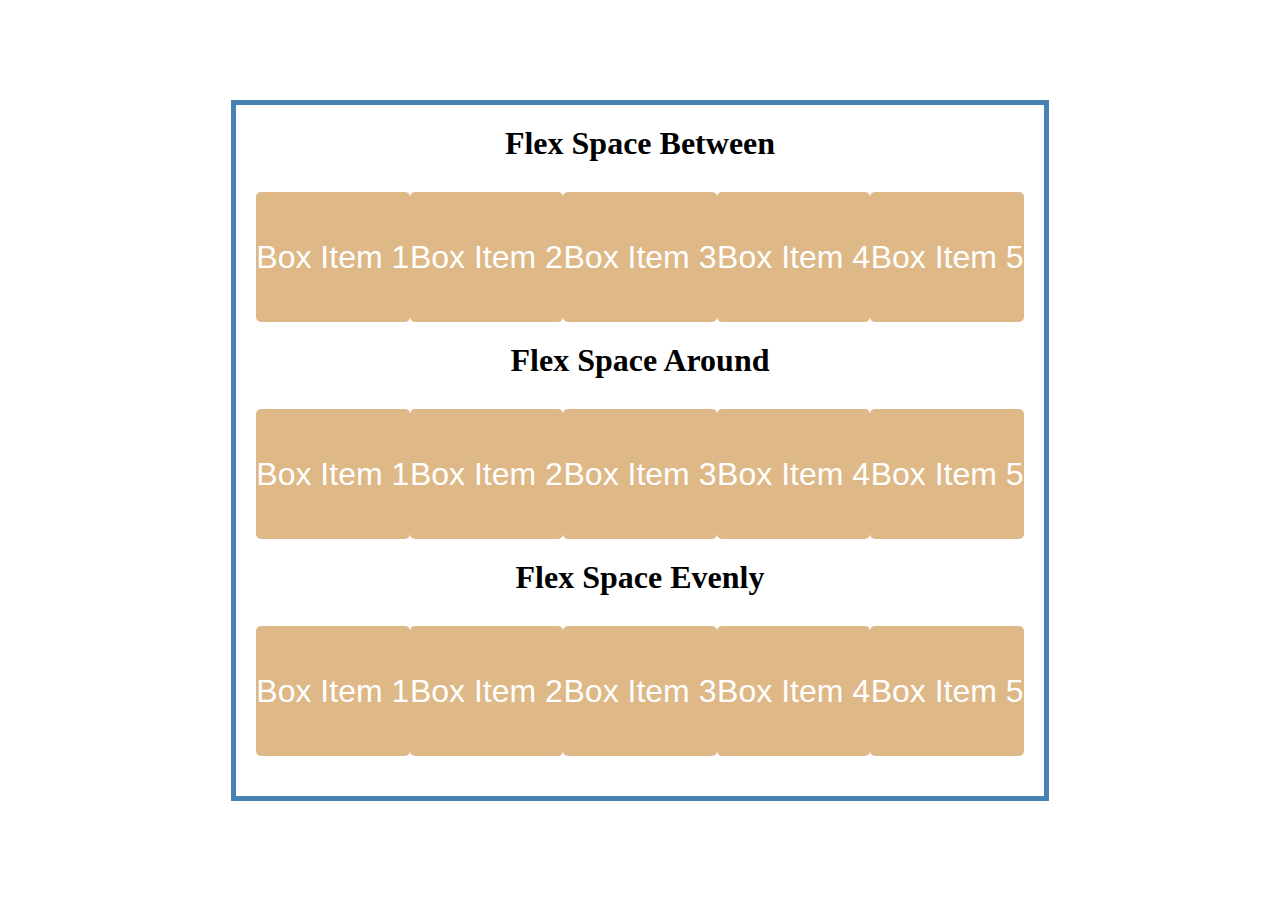
<file: flexbox/index.html>
<!DOCTYPE html>
<html lang="en">
  <head>
    <meta charset="UTF-8" />
    <meta http-equiv="X-UA-Compatible" content="IE=edge" />
    <meta name="viewport" content="width=device-width, initial-scale=1.0" />
    <title>Explore Flexbox</title>
    <link rel="stylesheet" href="style.css" />
  </head>
  <body>
    <div class="container">
      <h1 class="title">Flex Space Between</h1>
      <div class="space-between">
        <div class="box-item">Box Item 1</div>
        <div class="box-item">Box Item 2</div>
        <div class="box-item">Box Item 3</div>
        <div class="box-item">Box Item 4</div>
        <div class="box-item">Box Item 5</div>
      </div>
      <h1 class="title">Flex Space Around</h1>
      <div class="space-around">
        <div class="box-item">Box Item 1</div>
        <div class="box-item">Box Item 2</div>
        <div class="box-item">Box Item 3</div>
        <div class="box-item">Box Item 4</div>
        <div class="box-item">Box Item 5</div>
      </div>
      <h1 class="title">Flex Space Evenly</h1>
      <div class="space-evenly">
        <div class="box-item">Box Item 1</div>
        <div class="box-item">Box Item 2</div>
        <div class="box-item">Box Item 3</div>
        <div class="box-item">Box Item 4</div>
        <div class="box-item">Box Item 5</div>
      </div>
    </div>
  </body>
</html>
</file>
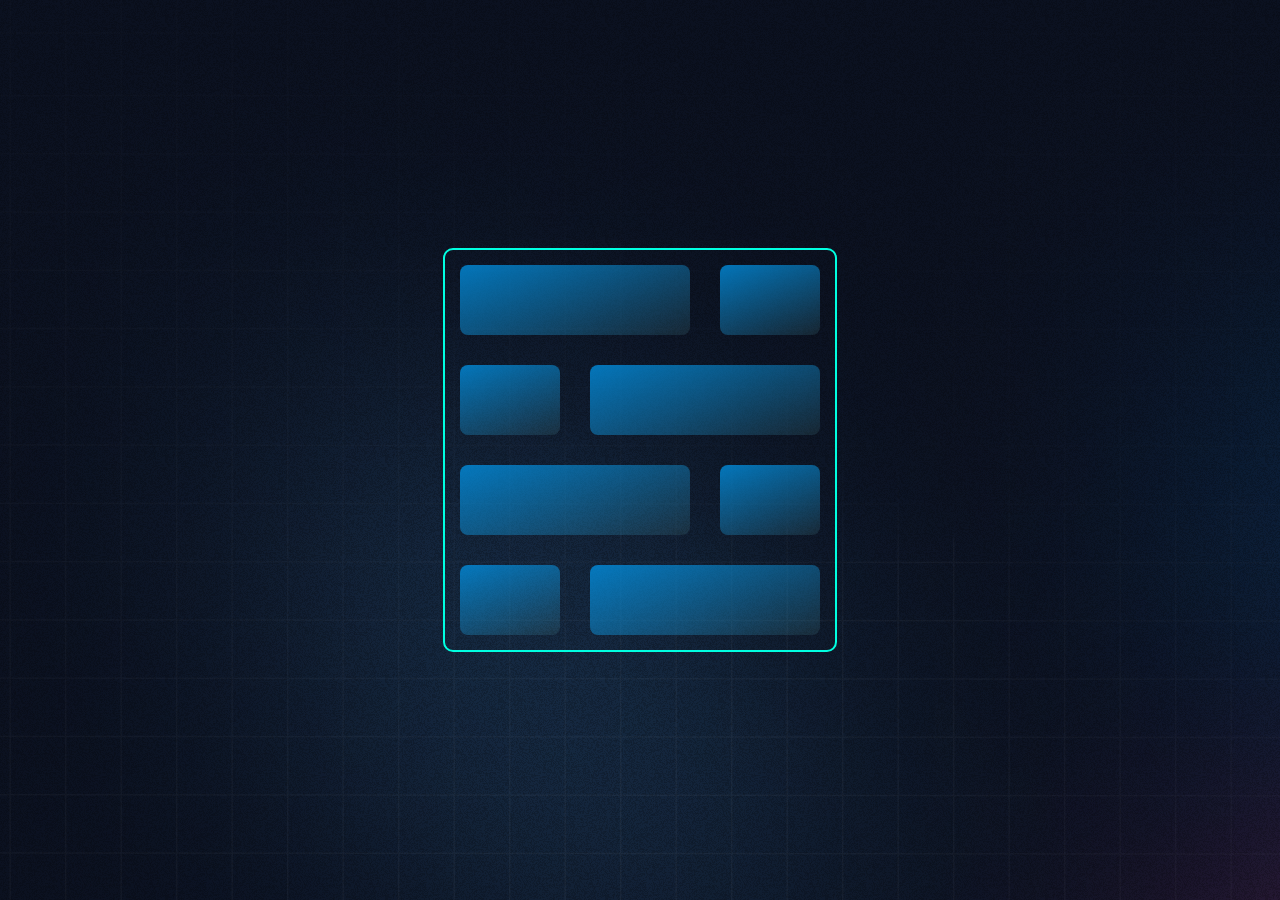
<file: grid/index.html>
<!DOCTYPE html>
<html lang="en">
  <head>
    <meta charset="UTF-8" />
    <meta http-equiv="X-UA-Compatible" content="IE=edge" />
    <meta name="viewport" content="width=device-width, initial-scale=1.0" />
    <title>Css Grid</title>
    <link rel="stylesheet" href="./style.css" />
    <link rel="stylesheet" href="./basic.css" />
  </head>
  <body>
    <div class="main">
      <div class="container">
        <div class="grid_item expand_one"></div>
        <div class="grid_item"></div>
        <div class="grid_item"></div>
        <div class="grid_item expand_two"></div>
        <div class="grid_item expand_one"></div>
        <div class="grid_item"></div>
        <div class="grid_item"></div>
        <div class="grid_item expand_two"></div>
      </div>
    </div>
  </body>
</html>
</file>
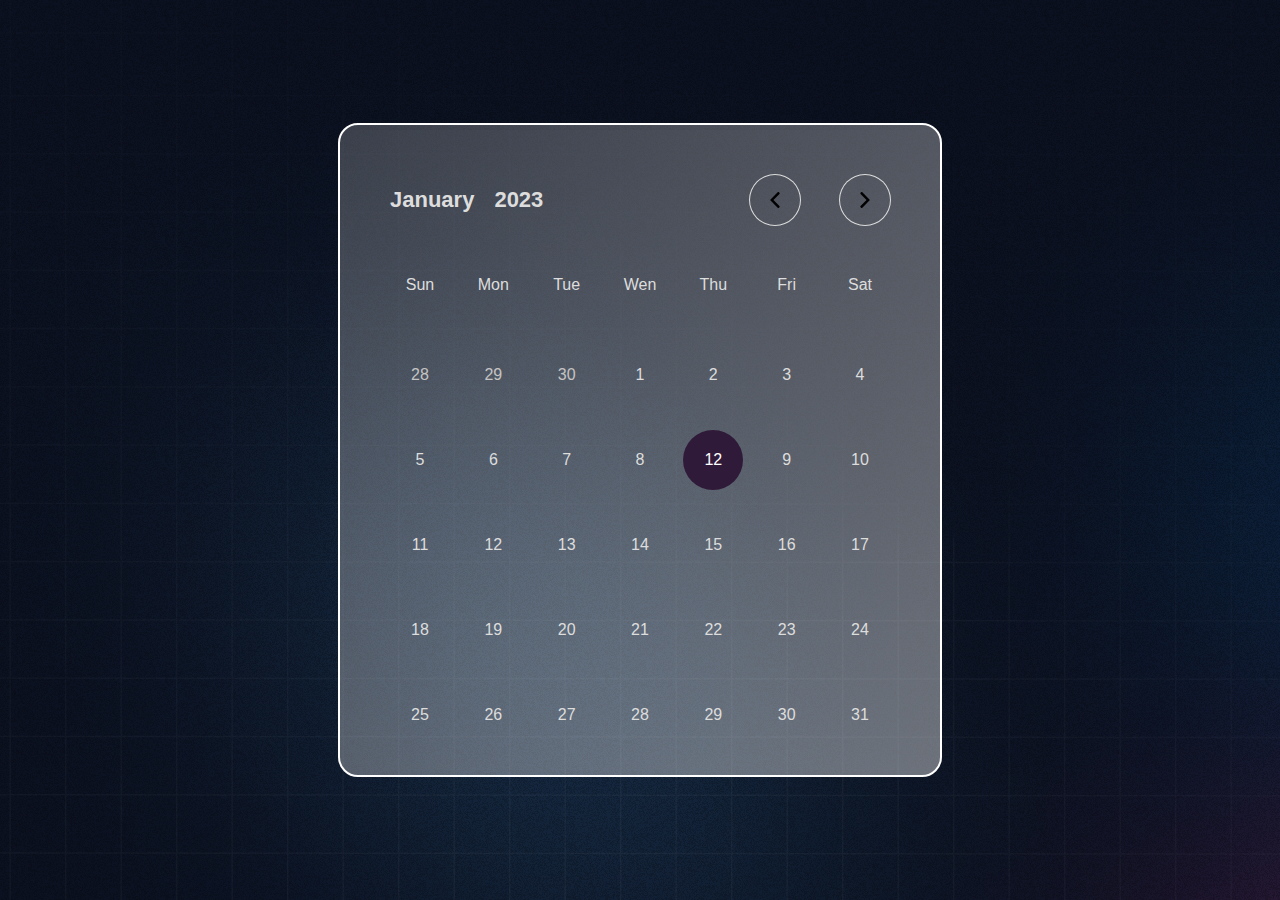
<file: flexbox/calendar/index.html>
<!DOCTYPE html>
<html lang="en">
  <head>
    <meta charset="UTF-8" />
    <meta http-equiv="X-UA-Compatible" content="IE=edge" />
    <meta name="viewport" content="width=device-width, initial-scale=1.0" />
    <title>Calendar Using Flex</title>
    <link rel="stylesheet" href="style.css" />
  </head>
  <body>
    <div class="container">
      <div class="calendar">
        <div class="header">
          <div class="title">
            <div class="month">
              <p>January</p>
            </div>
            <div class="year">
              <p>2023</p>
            </div>
          </div>
          <div class="pagination">
            <div class="left_arrow">
              <img src="./images/right-arrow-next.svg" alt="" />
            </div>
            <div class="right_arrow">
              <img src="./images/right-arrow-next.svg" alt="" />
            </div>
          </div>
        </div>
        <div class="week">
          <p>Sun</p>
          <p>Mon</p>
          <p>Tue</p>
          <p>Wen</p>
          <p>Thu</p>
          <p>Fri</p>
          <p>Sat</p>
        </div>
        <div class="date">
          <div class="week_day">
            <p class="inactive">28</p>
            <p class="inactive">29</p>
            <p class="inactive">30</p>
            <p>1</p>
            <p>2</p>
            <p>3</p>
            <p>4</p>
          </div>
          <div class="week_day">
            <p>5</p>
            <p>6</p>
            <p>7</p>
            <p>8</p>
            <p class="active">12</p>
            <p>9</p>
            <p>10</p>
          </div>
          <div class="week_day">
            <p>11</p>
            <p>12</p>
            <p>13</p>
            <p>14</p>
            <p>15</p>
            <p>16</p>
            <p>17</p>
          </div>
          <div class="week_day">
            <p>18</p>
            <p>19</p>
            <p>20</p>
            <p>21</p>
            <p>22</p>
            <p>23</p>
            <p>24</p>
          </div>
          <div class="week_day">
            <p>25</p>
            <p>26</p>
            <p>27</p>
            <p>28</p>
            <p>29</p>
            <p>30</p>
            <p>31</p>
          </div>
        </div>
      </div>
    </div>
  </body>
</html>
</file>
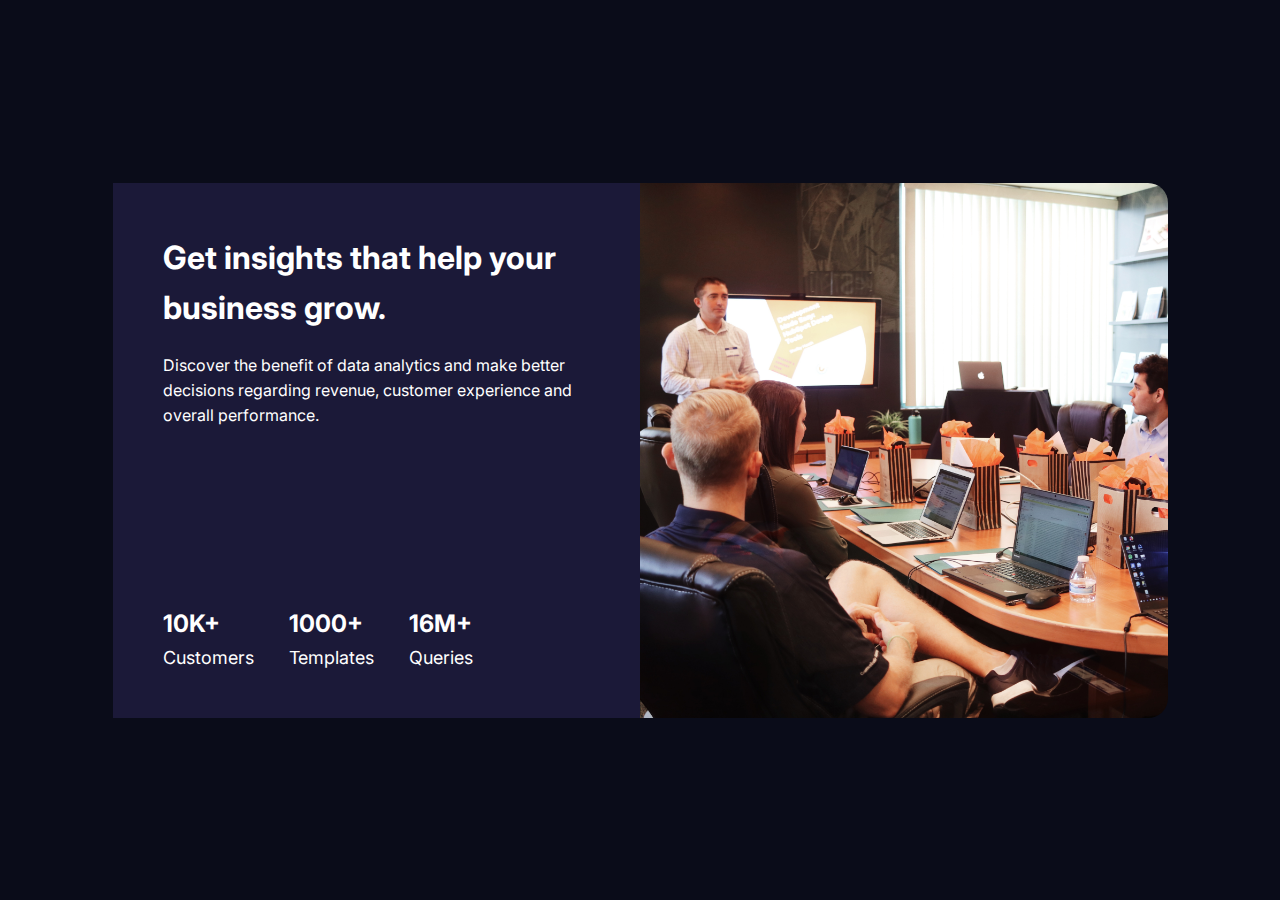
<file: flexbox/hero-section/index.html>
<!DOCTYPE html>
<html lang="en">
  <head>
    <meta charset="UTF-8" />
    <meta http-equiv="X-UA-Compatible" content="IE=edge" />
    <meta name="viewport" content="width=device-width, initial-scale=1.0" />
    <title>Hero Section With Flex</title>
    <link rel="stylesheet" href="style.css" />
    <link rel="preconnect" href="https://fonts.googleapis.com" />
    <link rel="preconnect" href="https://fonts.gstatic.com" crossorigin />
    <link
      href="https://fonts.googleapis.com/css2?family=Inter:wght@200;300;400;500;600;700;800;900&family=Lobster&display=swap"
      rel="stylesheet"
    />
  </head>
  <body>
    <div class="container">
      <div class="text-container">
        <div class="intro">
          <h1 class="title">
            Get <span> insights </span>that help your business grow.
          </h1>
          <p class="description">
            Discover the benefit of data analytics and make better decisions
            regarding revenue, customer experience and overall performance.
          </p>
        </div>
        <div class="statistic">
          <div class="stat-box">
            <h4 class="stat-title">10K+</h4>
            <p class="stat-description">Customers</p>
          </div>
          <div class="stat-box">
            <h4 class="stat-title">1000+</h4>
            <p class="stat-description">Templates</p>
          </div>
          <div class="stat-box">
            <h4 class="stat-title">16M+</h4>
            <p class="stat-description">Queries</p>
          </div>
        </div>
      </div>
      <div class="image-container">
        <img src="meeting.jpg" alt="" />
      </div>
    </div>
  </body>
</html>
</file>
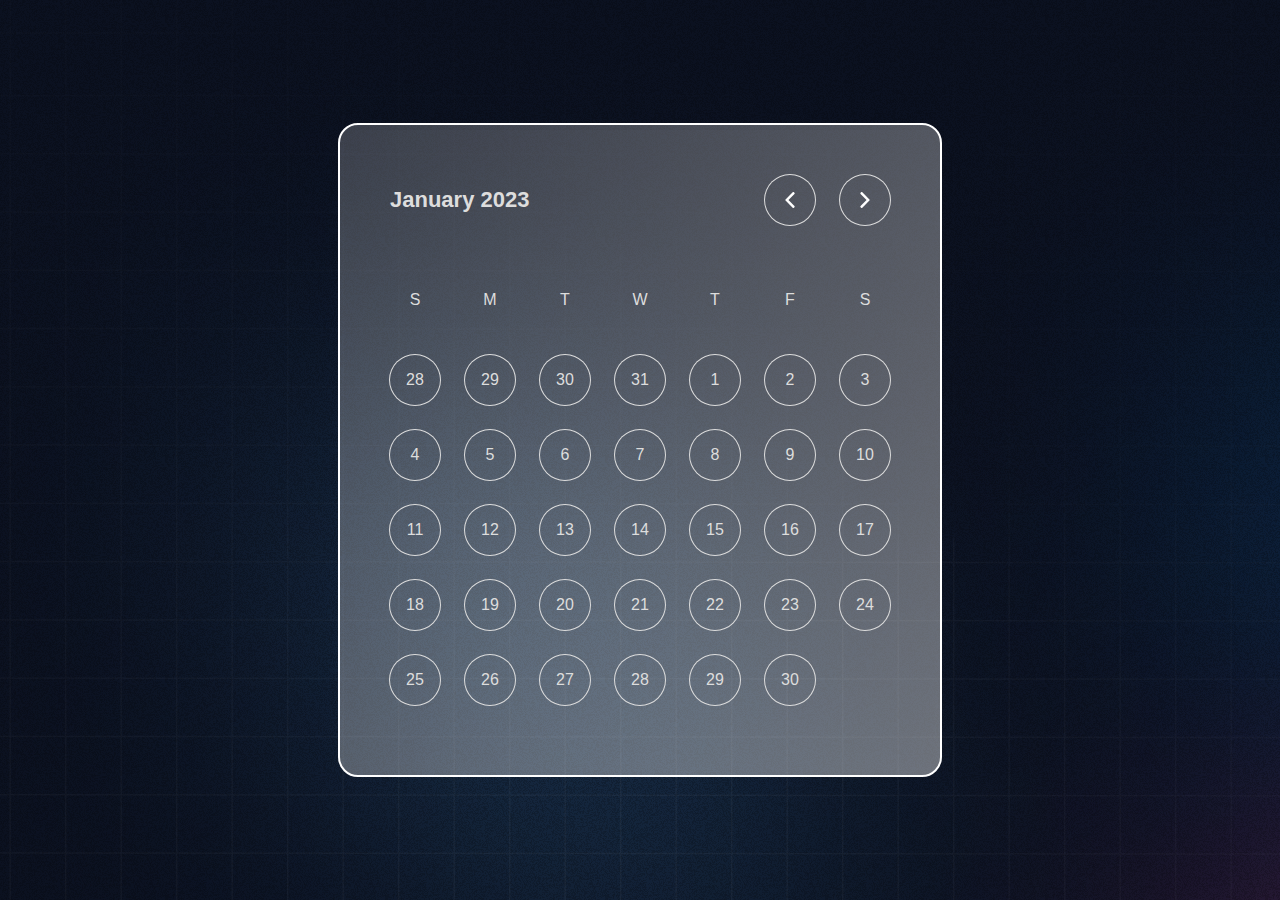
<file: grid/calendar/index.html>
<!DOCTYPE html>
<html lang="en">
  <head>
    <meta charset="UTF-8" />
    <meta http-equiv="X-UA-Compatible" content="IE=edge" />
    <meta name="viewport" content="width=device-width, initial-scale=1.0" />
    <title>Gird Calendar</title>
    <link rel="stylesheet" href="style.css" />
  </head>
  <body>
    <div class="container">
      <div class="header">
        <div class="title">
          <p>January 2023</p>
        </div>
        <div class="pagination">
          <div class="left_arrow">
            <img src="./images/right-arrow-next.svg" alt="" />
          </div>
          <div class="right_arrow">
            <img src="./images/right-arrow-next.svg" alt="" />
          </div>
        </div>
      </div>
      <div class="week">
        <p>S</p>
        <p>M</p>
        <p>T</p>
        <p>W</p>
        <p>T</p>
        <p>F</p>
        <p>S</p>
      </div>
      <div class="date">
        <p>28</p>
        <p>29</p>
        <p>30</p>
        <p>31</p>
        <p>1</p>
        <p>2</p>
        <p>3</p>
        <p>4</p>
        <p>5</p>
        <p>6</p>
        <p>7</p>
        <p>8</p>
        <p>9</p>
        <p>10</p>
        <p>11</p>
        <p>12</p>
        <p>13</p>
        <p>14</p>
        <p>15</p>
        <p>16</p>
        <p>17</p>
        <p>18</p>
        <p>19</p>
        <p>20</p>
        <p>21</p>
        <p>22</p>
        <p>23</p>
        <p>24</p>
        <p>25</p>
        <p>26</p>
        <p>27</p>
        <p>28</p>
        <p>29</p>
        <p>30</p>
      </div>
    </div>
  </body>
</html>
</file>
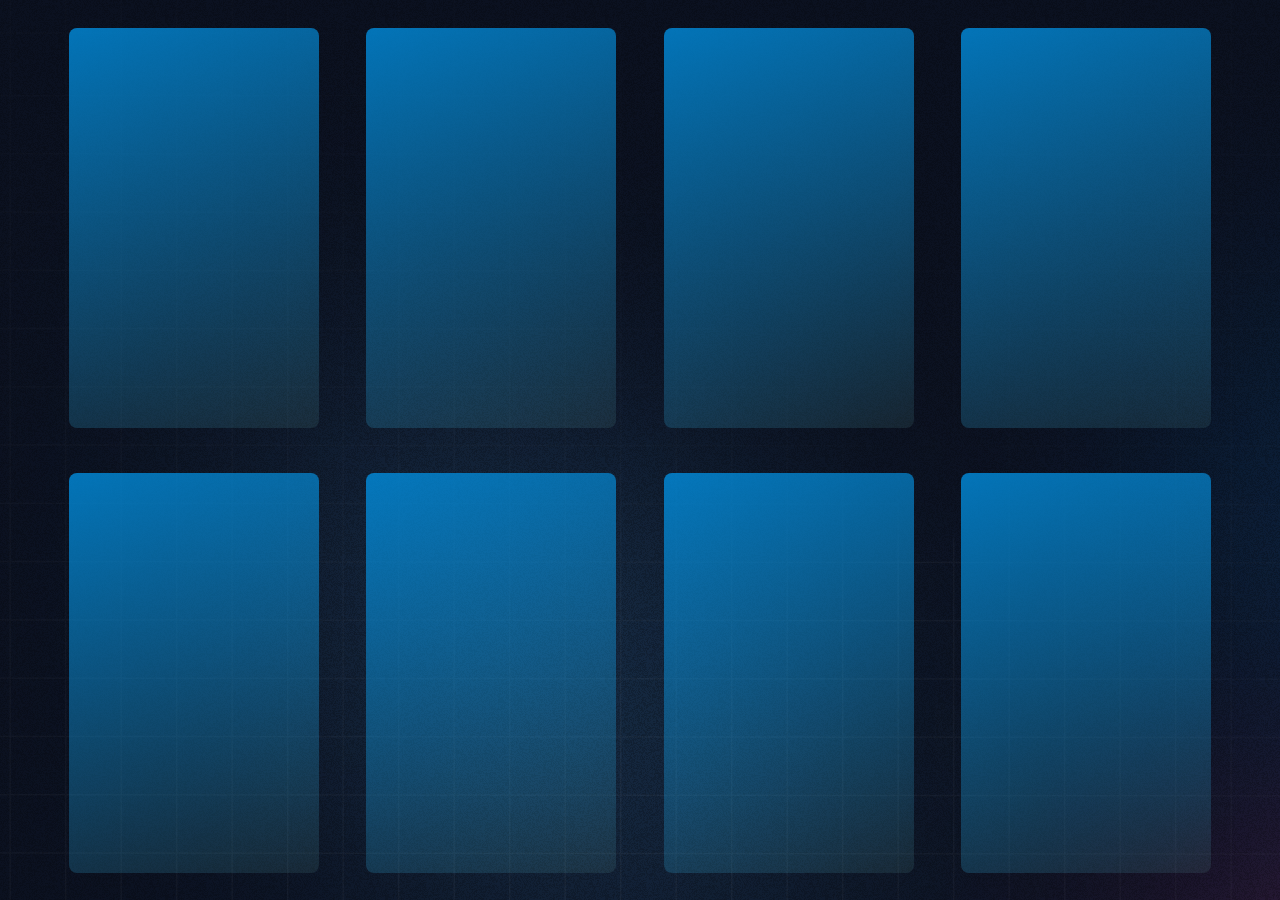
<file: grid/responsive_grid/index.html>
<!DOCTYPE html>
<html lang="en">
  <head>
    <meta charset="UTF-8" />
    <meta http-equiv="X-UA-Compatible" content="IE=edge" />
    <meta name="viewport" content="width=device-width, initial-scale=1.0" />
    <title>Grid Responsive Card Layout</title>
    <link rel="stylesheet" href="./style.css" />
    <link rel="stylesheet" href="./basic.css" />
  </head>
  <body>
    <div class="container">
      <div class="box"></div>
      <div class="box"></div>
      <div class="box"></div>
      <div class="box"></div>
      <div class="box"></div>
      <div class="box"></div>
      <div class="box"></div>
      <div class="box"></div>
    </div>
  </body>
</html>
</file>
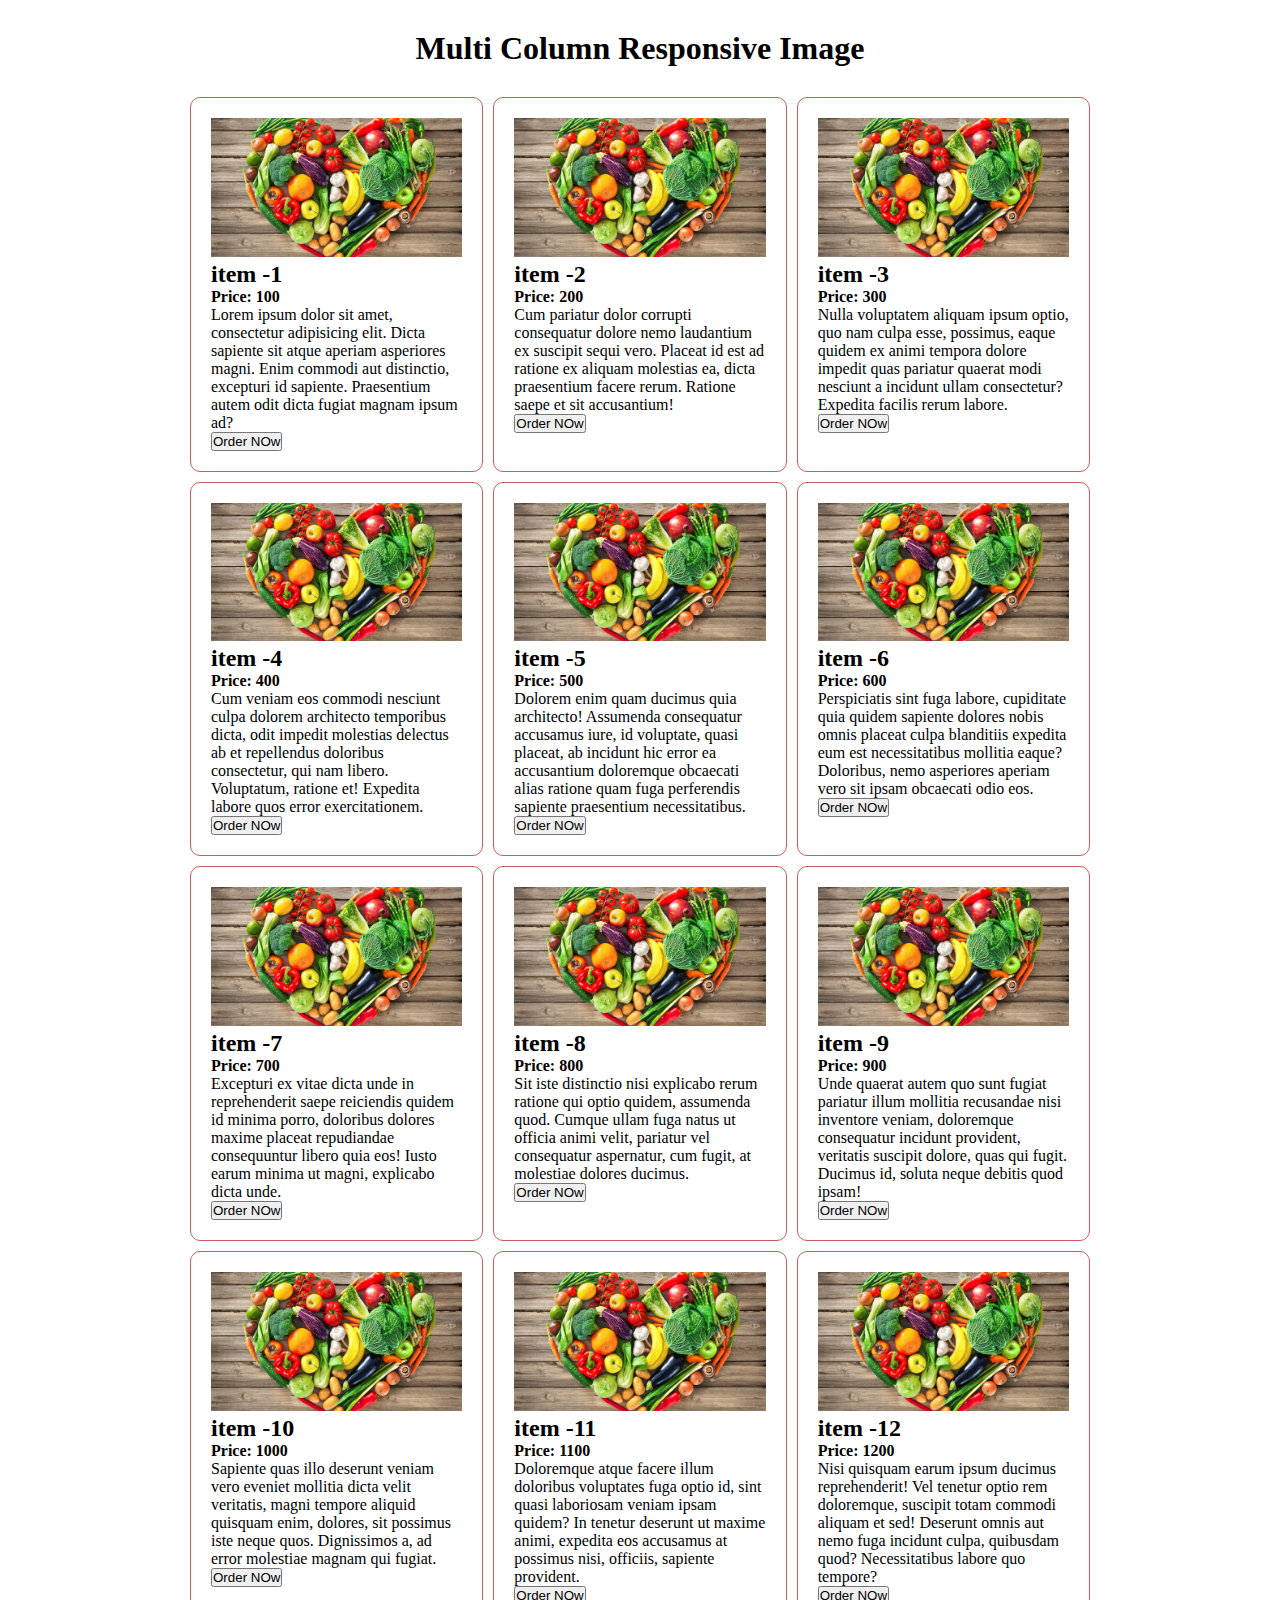
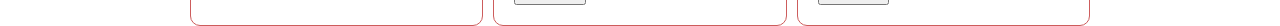
<file: responsive/image-_responsive/index.html>
<!DOCTYPE html>
<html lang="en">
  <head>
    <meta charset="UTF-8" />
    <meta http-equiv="X-UA-Compatible" content="IE=edge" />
    <meta name="viewport" content="width=device-width, initial-scale=1.0" />
    <title>Responsive Image</title>
    <link rel="stylesheet" href="style.css" />
  </head>
  <body>
    <section>
      <h2 class="title">Multi Column Responsive Image</h2>
      <div class="container">
        <div class="food">
          <img src="./images/food.jpg" alt="" />
          <h2>item -1</h2>
          <h4>Price: 100</h4>
          <p>
            Lorem ipsum dolor sit amet, consectetur adipisicing elit. Dicta
            sapiente sit atque aperiam asperiores magni. Enim commodi aut
            distinctio, excepturi id sapiente. Praesentium autem odit dicta
            fugiat magnam ipsum ad?
          </p>
          <button>Order NOw</button>
        </div>
        <div class="food">
          <img src="./images/food.jpg" alt="" />
          <h2>item -2</h2>
          <h4>Price: 200</h4>
          <p>
            Cum pariatur dolor corrupti consequatur dolore nemo laudantium ex
            suscipit sequi vero. Placeat id est ad ratione ex aliquam molestias
            ea, dicta praesentium facere rerum. Ratione saepe et sit
            accusantium!
          </p>
          <button>Order NOw</button>
        </div>
        <div class="food">
          <img src="./images/food.jpg" alt="" />
          <h2>item -3</h2>
          <h4>Price: 300</h4>
          <p>
            Nulla voluptatem aliquam ipsum optio, quo nam culpa esse, possimus,
            eaque quidem ex animi tempora dolore impedit quas pariatur quaerat
            modi nesciunt a incidunt ullam consectetur? Expedita facilis rerum
            labore.
          </p>
          <button>Order NOw</button>
        </div>
        <div class="food">
          <img src="./images/food.jpg" alt="" />
          <h2>item -4</h2>
          <h4>Price: 400</h4>
          <p>
            Cum veniam eos commodi nesciunt culpa dolorem architecto temporibus
            dicta, odit impedit molestias delectus ab et repellendus doloribus
            consectetur, qui nam libero. Voluptatum, ratione et! Expedita labore
            quos error exercitationem.
          </p>
          <button>Order NOw</button>
        </div>
        <div class="food">
          <img src="./images/food.jpg" alt="" />
          <h2>item -5</h2>
          <h4>Price: 500</h4>
          <p>
            Dolorem enim quam ducimus quia architecto! Assumenda consequatur
            accusamus iure, id voluptate, quasi placeat, ab incidunt hic error
            ea accusantium doloremque obcaecati alias ratione quam fuga
            perferendis sapiente praesentium necessitatibus.
          </p>
          <button>Order NOw</button>
        </div>
        <div class="food">
          <img src="./images/food.jpg" alt="" />
          <h2>item -6</h2>
          <h4>Price: 600</h4>
          <p>
            Perspiciatis sint fuga labore, cupiditate quia quidem sapiente
            dolores nobis omnis placeat culpa blanditiis expedita eum est
            necessitatibus mollitia eaque? Doloribus, nemo asperiores aperiam
            vero sit ipsam obcaecati odio eos.
          </p>
          <button>Order NOw</button>
        </div>
        <div class="food">
          <img src="./images/food.jpg" alt="" />
          <h2>item -7</h2>
          <h4>Price: 700</h4>
          <p>
            Excepturi ex vitae dicta unde in reprehenderit saepe reiciendis
            quidem id minima porro, doloribus dolores maxime placeat repudiandae
            consequuntur libero quia eos! Iusto earum minima ut magni, explicabo
            dicta unde.
          </p>
          <button>Order NOw</button>
        </div>
        <div class="food">
          <img src="./images/food.jpg" alt="" />
          <h2>item -8</h2>
          <h4>Price: 800</h4>
          <p>
            Sit iste distinctio nisi explicabo rerum ratione qui optio quidem,
            assumenda quod. Cumque ullam fuga natus ut officia animi velit,
            pariatur vel consequatur aspernatur, cum fugit, at molestiae dolores
            ducimus.
          </p>
          <button>Order NOw</button>
        </div>
        <div class="food">
          <img src="./images/food.jpg" alt="" />
          <h2>item -9</h2>
          <h4>Price: 900</h4>
          <p>
            Unde quaerat autem quo sunt fugiat pariatur illum mollitia
            recusandae nisi inventore veniam, doloremque consequatur incidunt
            provident, veritatis suscipit dolore, quas qui fugit. Ducimus id,
            soluta neque debitis quod ipsam!
          </p>
          <button>Order NOw</button>
        </div>
        <div class="food">
          <img src="./images/food.jpg" alt="" />
          <h2>item -10</h2>
          <h4>Price: 1000</h4>
          <p>
            Sapiente quas illo deserunt veniam vero eveniet mollitia dicta velit
            veritatis, magni tempore aliquid quisquam enim, dolores, sit
            possimus iste neque quos. Dignissimos a, ad error molestiae magnam
            qui fugiat.
          </p>
          <button>Order NOw</button>
        </div>
        <div class="food">
          <img src="./images/food.jpg" alt="" />
          <h2>item -11</h2>
          <h4>Price: 1100</h4>
          <p>
            Doloremque atque facere illum doloribus voluptates fuga optio id,
            sint quasi laboriosam veniam ipsam quidem? In tenetur deserunt ut
            maxime animi, expedita eos accusamus at possimus nisi, officiis,
            sapiente provident.
          </p>
          <button>Order NOw</button>
        </div>
        <div class="food">
          <img src="./images/food.jpg" alt="" />
          <h2>item -12</h2>
          <h4>Price: 1200</h4>
          <p>
            Nisi quisquam earum ipsum ducimus reprehenderit! Vel tenetur optio
            rem doloremque, suscipit totam commodi aliquam et sed! Deserunt
            omnis aut nemo fuga incidunt culpa, quibusdam quod? Necessitatibus
            labore quo tempore?
          </p>
          <button>Order NOw</button>
        </div>
      </div>
    </section>
  </body>
</html>
</file>
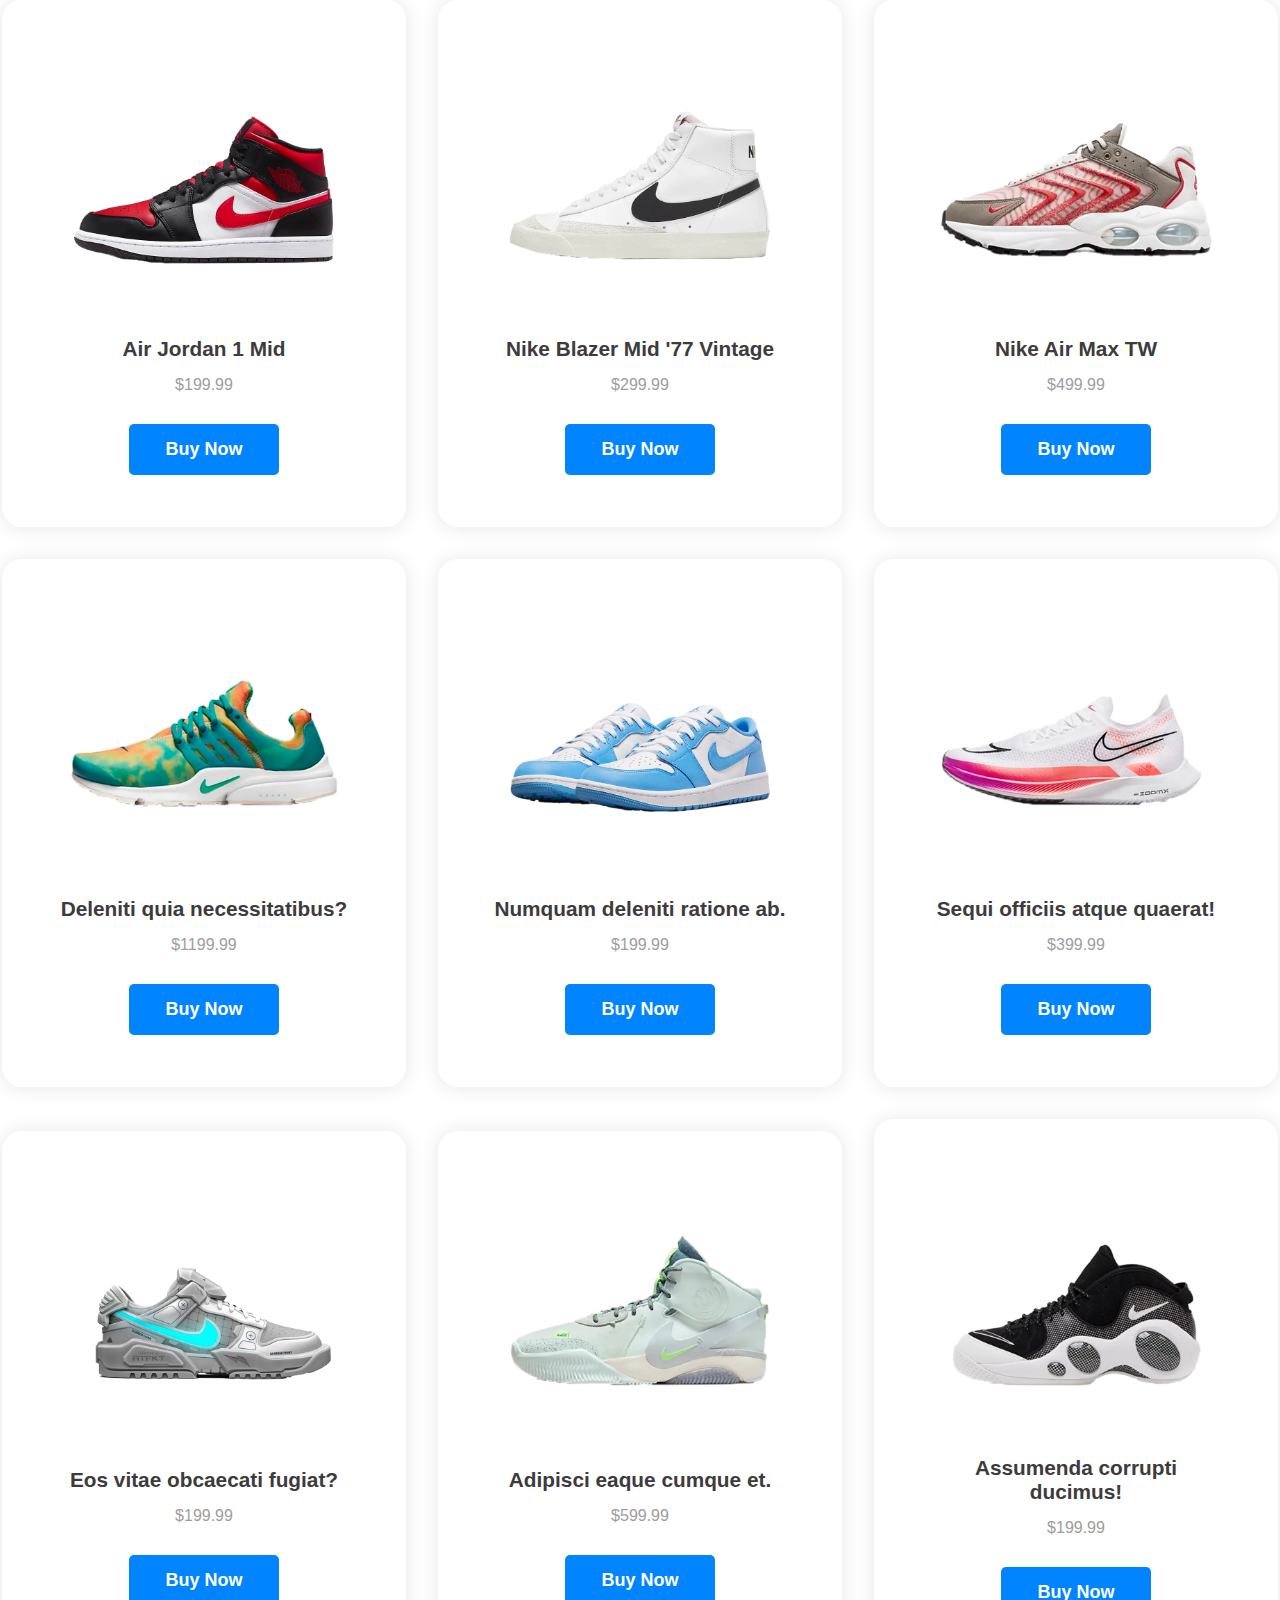
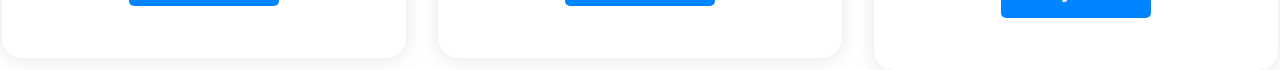
<file: responsive/product_card/index.html>
<!DOCTYPE html>
<html lang="en">
  <head>
    <meta charset="UTF-8" />
    <meta http-equiv="X-UA-Compatible" content="IE=edge" />
    <meta name="viewport" content="width=device-width, initial-scale=1.0" />
    <title>Gird Calendar</title>
    <link rel="stylesheet" href="style.css" />
  </head>
  <body>
    <div class="container">
      <div class="products">
        <div class="product">
          <img src="./images/product1.webp" alt="" />
          <h3 class="product-title">Air Jordan 1 Mid</h3>
          <p class="product-details">$199.99</p>
          <button class="buy_now" type="submit">Buy Now</button>
        </div>
        <div class="product">
          <img src="./images/product2.webp" alt="" />
          <h3 class="product-title">Nike Blazer Mid '77 Vintage</h3>
          <p class="product-details">$299.99</p>
          <button class="buy_now" type="submit">Buy Now</button>
        </div>
        <div class="product">
          <img src="./images/product3.webp" alt="" />
          <h3 class="product-title">Nike Air Max TW</h3>
          <p class="product-details">$499.99</p>
          <button class="buy_now" type="submit">Buy Now</button>
        </div>
        <div class="product">
          <img src="./images/product4.webp" alt="" />
          <h3 class="product-title">Deleniti quia necessitatibus?</h3>
          <p class="product-details">$1199.99</p>
          <button class="buy_now" type="submit">Buy Now</button>
        </div>
        <div class="product">
          <img src="./images/product5.png" alt="" />
          <h3 class="product-title">Numquam deleniti ratione ab.</h3>
          <p class="product-details">$199.99</p>
          <button class="buy_now" type="submit">Buy Now</button>
        </div>
        <div class="product">
          <img src="./images/product6.webp" alt="" />
          <h3 class="product-title">Sequi officiis atque quaerat!</h3>
          <p class="product-details">$399.99</p>
          <button class="buy_now" type="submit">Buy Now</button>
        </div>
        <div class="product">
          <img src="./images/product7.webp" alt="" />
          <h3 class="product-title">Eos vitae obcaecati fugiat?</h3>
          <p class="product-details">$199.99</p>
          <button class="buy_now" type="submit">Buy Now</button>
        </div>
        <div class="product">
          <img src="./images/product8.webp" alt="" />
          <h3 class="product-title">Adipisci eaque cumque et.</h3>
          <p class="product-details">$599.99</p>
          <button class="buy_now" type="submit" typ>Buy Now</button>
        </div>
        <div class="product">
          <img src="./images/product9.png" alt="" />
          <h3 class="product-title">Assumenda corrupti ducimus!</h3>
          <p class="product-details">$199.99</p>
          <button class="buy_now" type="submit">Buy Now</button>
        </div>
      </div>
    </div>
  </body>
</html>
</file>
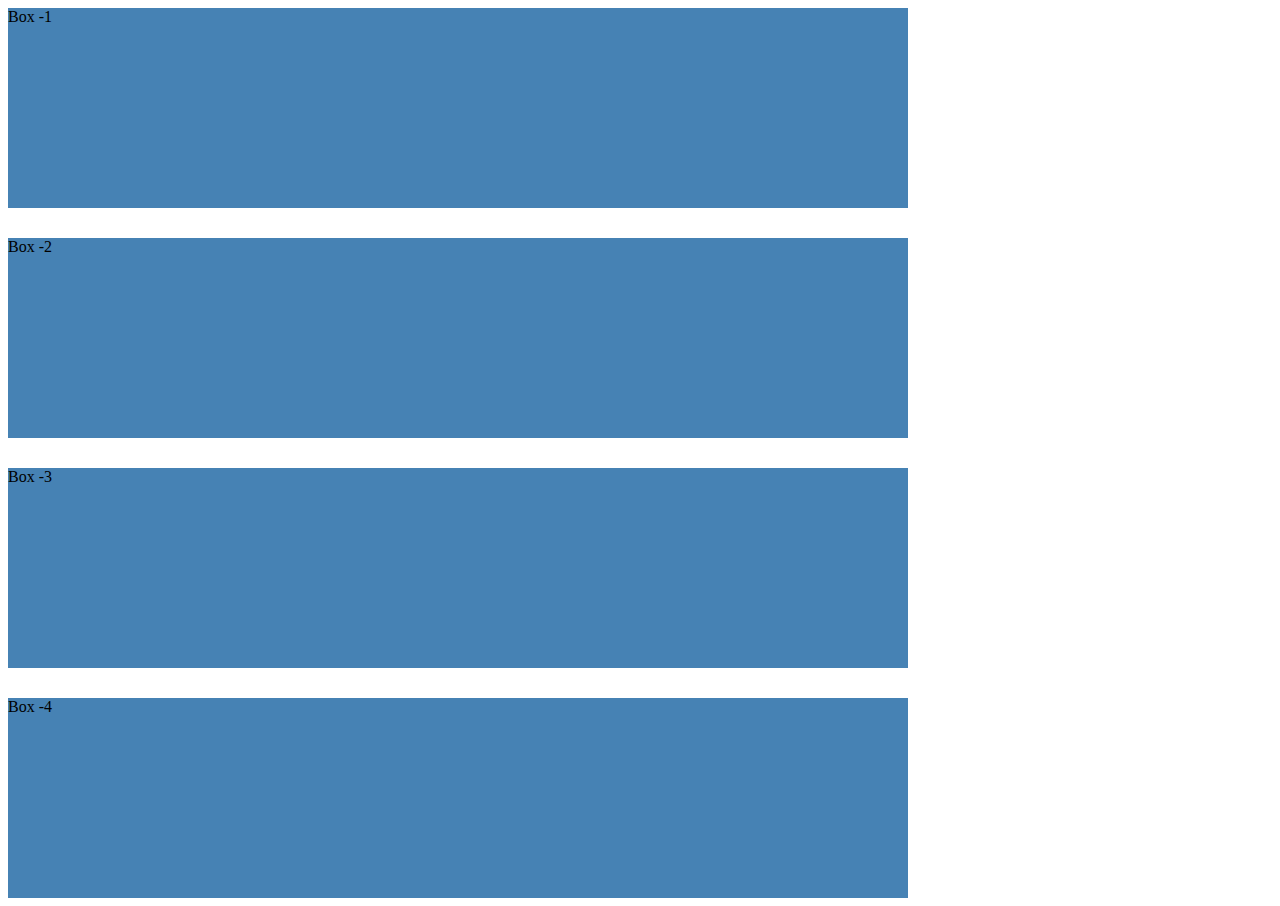
<file: responsive/simple-responsive/index.html>
<!DOCTYPE html>
<html lang="en">
  <head>
    <meta charset="UTF-8" />
    <meta http-equiv="X-UA-Compatible" content="IE=edge" />
    <meta name="viewport" content="width=device-width, initial-scale=1.0" />
    <title>Simple Responsive</title>
    <style>
      .container {
        display: flex;
        gap: 30px;
        flex-wrap: wrap;
        /*Flex wrap allows us to use required space and push the item to the side*/
      }
      .box {
        background-color: steelblue;
        width: 900px;
        height: 200px;
      }
    </style>
  </head>
  <body>
    <section>
      <div class="container">
        <div class="box">Box -1</div>
        <div class="box">Box -2</div>
        <div class="box">Box -3</div>
        <div class="box">Box -4</div>
      </div>
    </section>
  </body>
</html>
</file>
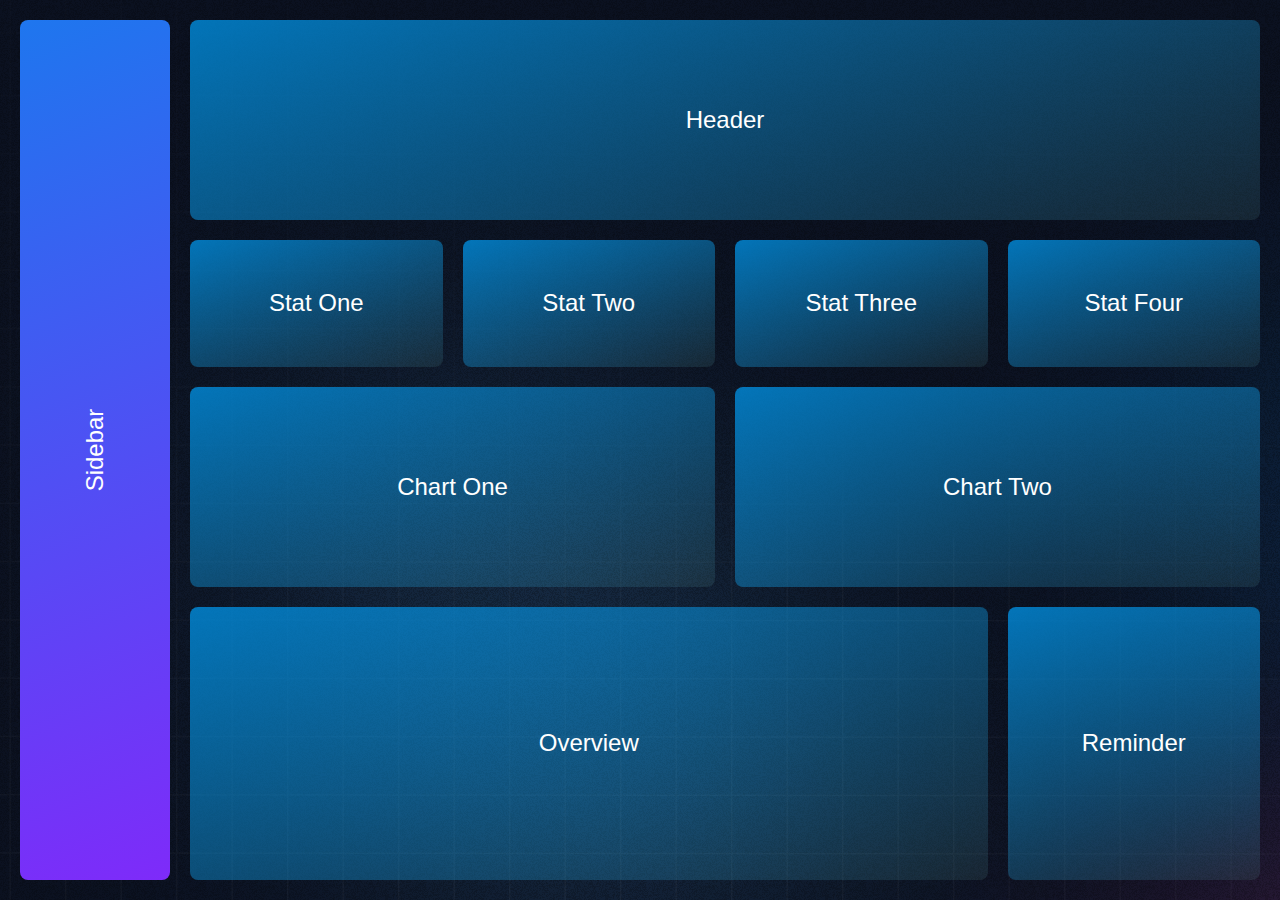
<file: grid/grid_template/template.html>
<!DOCTYPE html>
<html lang="en">
  <head>
    <meta charset="UTF-8" />
    <meta http-equiv="X-UA-Compatible" content="IE=edge" />
    <meta name="viewport" content="width=device-width, initial-scale=1.0" />
    <title>Grid Template From ProgrammingHero</title>
    <link rel="stylesheet" href="./template.css" />
    <link rel="stylesheet" href="./basic.css" />
  </head>

  <body>
    <div class="container">
      <div class="box sidebar"><p>Sidebar</p></div>
      <div class="box header">Header</div>
      <div class="box stat">Stat One</div>
      <div class="box stat">Stat Two</div>
      <div class="box stat">Stat Three</div>
      <div class="box stat">Stat Four</div>
      <div class="box chart_one">Chart One</div>
      <div class="box chart_two">Chart Two</div>
      <div class="box overview">Overview</div>
      <div class="box reminder">Reminder</div>
    </div>
  </body>
</html>
</file>
<file: flexbox/style.css>
* {
  margin: 0;
  padding: 0;
}

body {
  font-family: "Segoe UI", Tahoma, Geneva, Verdana, sans-serif;
}

.container {
  padding: 20px;
  border: 5px solid steelblue;
  width: 60vw;
  margin: 100px auto;
}

.title {
  font-family: "Segoe UI";
  font-size: 32px;
  font-weight: 600;
  text-align: center;
  margin-bottom: 30px;
}

.space-between {
  display: flex;
  justify-content: space-between;
  margin-bottom: 20px;
}

.space-around {
  display: flex;
  justify-content: space-around;
  margin-bottom: 20px;
}

.space-evenly {
  display: flex;
  justify-content: space-evenly;
  margin-bottom: 20px;
}

.box-item {
  width: 200px;
  height: 130px;
  background-color: burlywood;
  font-size: 2em;
  display: flex;
  justify-content: center;
  align-items: center;
  border-radius: 5px;
  color: #fff;
}
</file>
<file: grid/style.css>
.main {
  display: flex;
  justify-content: center;
  align-items: center;
}
.container {
  display: grid;
  grid-template-columns: repeat(3, 100px);
  padding: 20px;
  border: 2px solid #00ffe1;
  gap: 30px;
  /* YOu can use column size and use it for the number of colum you need. example: 200px 200px 200px 200px 200px. here you will get 5 column with same size example 2: 200px 430px 300px 500px here you get 4 column with 4 different sizes. we use repeat for the same sized column */
}

.grid_item {
  background-image: linear-gradient(
    160deg,
    rgba(0, 148, 233, 0.762) 0%,
    rgba(128, 208, 199, 0.1) 100%
  );
  border-radius: 8px;
  height: 70px;
  /* width: 70px; */
}

/* TO expand a grid item we will use "grid-column: 1 / 3" Here it will expand it's territory from 1 to 3 lines. (column line start from 1 to -1/ and row line start from 1 to -1) if you want to expand an item to the entire row use (1/-1))  For expanding row it is also same. Just use "grid-row" instead of "grid-column" */
.expand_one {
  grid-column: 1 / 3;
}

.expand_two {
  grid-column: 2 / 4;
}
</file>
<file: grid/basic.css>
* {
  box-sizing: border-box;
  margin: 0;
  padding: 0;
}

body {
  height: 100vh;
  background-image: url("./images/bg.png");
  position: relative;
  display: grid;
  place-content: center;
}

.position-container {
  position: absolute;
  top: 50%;
  left: 50%;
  transform: translate(-50%, -50%);
  height: 80vh;
  width: 80vw;
  padding: 15px;
  display: flex;
  flex-direction: column;
  justify-content: space-between;
}

.position-sub-container {
  display: flex;
  justify-content: space-between;
  align-items: center;
}

.position {
  border: 2px dashed #00ffe1;
  border-radius: 8px;
  height: 74px;
  width: 74px;
}

.box {
  background-image: linear-gradient(
    160deg,
    rgba(0, 148, 233, 0.762) 0%,
    rgba(128, 208, 199, 0.1) 100%
  );
  border-radius: 8px;
  height: 70px;
  width: 70px;
}

.container {
  border: 2px solid #00ffe1;
  border-radius: 10px;
  padding: 15px;
}
</file>
<file: flexbox/calendar/style.css>
* {
  margin: 0;
  padding: 0;
}

body {
  display: flex;
  height: 100vh;
  align-items: center;
  justify-content: center;
  font-family: Arial, Helvetica, sans-serif;
  background-image: url("./images/bg.png");
  /* background-color: #1a73e8; */
}

.container {
  background: #fff;
  background: linear-gradient(
    to right bottom,
    rgba(255, 255, 255, 0.2),
    rgba(255, 255, 255, 0.4)
  );
  /* box-shadow: 0px 10px 20px rgba(255, 255, 255, 0.5); */
  border: 2px solid #fff;
  filter: blur(100);
  width: 500px;
  height: 550px;
  padding: 50px;
  border-radius: 20px;
  color: #ddd;
}

.header {
  display: flex;
  justify-content: space-between;
  align-items: center;
  margin-bottom: 30px;
}

.title {
  display: flex;
  gap: 20px;
  font-family: sans-serif;
  font-size: 22px;
  font-weight: 600;
}

.pagination {
  display: flex;
  /* align-items: center; */
  gap: 40px;
}

.pagination img {
  width: 16px;
}

.left_arrow {
  transform: rotate(180deg);
}

.left_arrow,
.right_arrow {
  display: flex;
  align-items: center;
  justify-content: center;
  width: 50px;
  height: 50px;
  box-shadow: 0px 0px 0px 1px #ddd;
  border-radius: 50px;
  transition: 0.8s;
}

.week {
  display: flex;
  justify-content: space-between;
  font-family: sans-serif;
  margin-bottom: 30px;
  align-items: center;
}

.date {
  display: flex;
  flex-direction: column;
  gap: 25px;
}
.week_day {
  display: flex;
  justify-content: space-between;
  align-items: center;
}

.week_day p,
.week p {
  display: flex;
  justify-content: center;
  align-items: center;
  width: 60px;
  height: 60px;
  /* box-shadow: 0px 0px 0px 1px #ddd; */
  border-radius: 50px;
  transition: 0.8s;
}

.active {
  background-color: #301a39;
  color: #fff;
  border: none;
}

.week p:hover,
.week_day p:hover,
.left_arrow:hover,
.right_arrow:hover {
  background-color: #301a39;
  color: #fff;
  border: none;

  transition: 0s;
}

.inactive {
  color: rgb(197, 195, 195);
}
</file>
<file: flexbox/hero-section/style.css>
* {
  margin: 0;
  padding: 0;
}

:root {
  --background-color: #0a0c19;
  --primary-color: #1b1938;
  --secondary-color: #aa5cdb;
}

body {
  background-color: var(--background-color);
  display: flex;
  justify-content: center;
  align-items: center;
  height: 100vh;
  font-family: "Inter", sans-serif;
}

.container {
  display: flex;
  height: 535px;
  width: 1055px;
  border-radius: 15px;
}

.text-container {
  background-color: var(--primary-color);
  width: 50%;
  display: flex;
  flex-direction: column;
  justify-content: space-between;
}

.intro {
  padding: 50px;
}

.title {
  font-weight: 700;
  font-size: 32px;
  line-height: 50px;
  color: #ffffff;
  font-family: "Inter";
  margin-bottom: 20px;
}

.description {
  font-family: "Inter";
  font-style: normal;
  font-weight: 400;
  font-size: 16px;
  line-height: 25px;
  color: #fff;
}

.statistic {
  display: flex;
  gap: 35px;
  padding: 50px;
}

.stat-title {
  font-family: "Inter";
  font-style: normal;
  font-weight: 700;
  font-size: 24px;
  line-height: 29px;
  margin-bottom: 10px;
  color: #ffffff;
}

.stat-description {
  font-family: "Inter";
  font-style: normal;
  font-weight: 400;
  font-size: 18px;
  line-height: 20px;
  /* identical to box height */

  color: #ffffff;
}

.image-container {
  width: 50%;
  height: 100%;
}

.image-container img {
  height: 100%;
  width: 100%;
  object-fit: cover;
  object-position: left;
  border-radius: 0 20px 20px 0;
}

@media only screen and (max-width: 1140px) {
  .container {
    flex-direction: column;
  }
}
</file>
<file: grid/calendar/style.css>
* {
  margin: 0;
  padding: 0;
}

body {
  display: flex;
  height: 100vh;
  align-items: center;
  justify-content: center;
  font-family: Arial, Helvetica, sans-serif;
  background-image: url("./images/bg.png");
  /* background-color: #1a73e8; */
}

.container {
  background: #fff;
  background: linear-gradient(
    to right bottom,
    rgba(255, 255, 255, 0.2),
    rgba(255, 255, 255, 0.4)
  );
  border: 2px solid #fff;
  filter: blur(100);
  width: 500px;
  height: 550px;
  padding: 50px;
  border-radius: 20px;
  color: #ddd;
}

.header {
  display: grid;
  grid-template-columns: repeat(7, 1fr);
  align-items: center;
  margin-bottom: 50px;
}

.title {
  grid-column: 1 / 7;
  font-family: sans-serif;
  font-size: 22px;
  font-weight: 600;
}

.pagination img {
  width: 16px;
  filter: invert(1);
}

.pagination {
  display: grid;
  grid-template-columns: repeat(2, 1fr);
  gap: 25px;
}

.left_arrow img {
  transform: rotate(180deg);
}

.week {
  display: grid;
  grid-template-columns: repeat(7, 1fr);
  gap: 25px;
  margin-bottom: 30px;
}

.date {
  display: grid;
  grid-template-columns: repeat(7, 1fr);
  gap: 25px;
}

.date p,
.week p,
.left_arrow,
.right_arrow {
  display: grid;
  justify-content: center;
  align-items: center;
  width: 50px;
  height: 50px;
  box-shadow: 0px 0px 0px 1px #ddd;
  border-radius: 25px;
  transition: 1.5s;
}

.week p {
  box-shadow: none;
}

.week p:hover,
.date p:hover,
.left_arrow:hover,
.right_arrow:hover {
  background-color: #1a73e8;
  color: #fff;
  box-shadow: none;
  transition: 0s;
  cursor: pointer;
}
</file>
<file: grid/responsive_grid/style.css>
.container {
  display: grid;
  grid-template-columns: repeat(auto-fill, minmax(255px, 1fr));
  max-width: 1200px;
  margin: 0 auto;
  place-items: center;
  gap: 30px;
  padding: 20px;
}
</file>
<file: grid/responsive_grid/basic.css>
* {
  box-sizing: border-box;
  margin: 0;
  padding: 0;
}

body {
  background-image: url("../images/bg.png");
}

.box {
  background-image: linear-gradient(
    160deg,
    rgba(0, 148, 233, 0.762) 0%,
    rgba(128, 208, 199, 0.1) 100%
  );
  border-radius: 8px;
  height: 400px;
  width: 250px;
}

.container {
  height: 100vh;
  width: 100%;
}
</file>
<file: responsive/image-_responsive/style.css>
* {
  margin: 0;
  padding: 0;
}
body {
  max-width: 900px;
  margin: 0 auto;
}

.title {
  font-size: 32px;
  margin: 30px 0;
  text-align: center;
}

.container {
  display: grid;
  grid-template-columns: repeat(3, 1fr);
  gap: 10px;
}

.food {
  border: 1px solid indianred;
  padding: 20px;
  border-radius: 10px;
}

.food img {
  width: 100%;
}

@media screen and (max-width: 575px) {
  .container {
    grid-template-columns: repeat(1, 1fr);
  }
}

@media screen and (min-width: 575px) and (max-width: 768px) {
  .container {
    grid-template-columns: repeat(2, 1fr);
  }
}
</file>
<file: responsive/product_card/style.css>
* {
  margin: 0;
  padding: 0;
}

body {
  font-family: Arial, Helvetica, sans-serif;
  background-color: #fff;
  max-width: 1300px;
  margin: 0 auto;
}

.container {
  display: flex;
  justify-content: center;
  align-items: center;
}

.products {
  display: grid;
  grid-template-columns: repeat(3, 1fr);
  place-items: center;
  gap: 2em;
}

.product {
  background: #fff;
  border: 2px solid #fff;
  /* width: 300px;
  height: 400px; */
  padding: 50px;
  border-radius: 20px;
  color: #ddd;
  text-align: center;
  box-shadow: 0 1px 20px rgba(0, 0, 0, 0.1);
  top: 0;
  position: relative;
  transition: 0.5s ease-in-out;
}

.product:hover {
  top: -10px;
  box-shadow: 0 20px 20px rgba(0, 0, 0, 0.1);
}

.product img {
  width: 100%;
  height: 28 0px;
}

.product-title {
  font-family: sans-serif;
  font-size: 1.3rem;
  color: rgb(61, 59, 59);
}

.product-details {
  font-family: sans-serif;
  font-size: 16px;
  font-weight: 300;
  margin: 15px 0 30px 0;
  color: #9e9d9d;
}

.buy_now {
  padding: 15px 2em;
  border: none;
  background-color: #0084ff;
  font-size: 18px;
  font-weight: 600;
  color: #fff;
  border-radius: 5px;
  cursor: pointer;
  transition: 0.5s ease-in-out;
}

@media screen and (max-width: 575px) {
  .products {
    grid-template-columns: repeat(1, 1fr);
  }
}

@media screen and (min-width: 575px) and (max-width: 1080px) {
  .products {
    grid-template-columns: repeat(2, 1fr);
  }
}

@media screen and (min-width: 1080px) and (max-width: 1650px) {
  .products {
    grid-template-columns: repeat(3, 1fr);
  }
  .product {
    width: 300px;
  }
}
</file>
<file: grid/grid_template/template.css>
.container {
  display: grid;
  grid-template-columns: 150px repeat(4, 1fr);
  grid-template-rows: repeat(12, 1fr);
  gap: 20px;
  padding: 20px;
}

.sidebar {
  grid-row: 1 / -1;
  background-color: #7e18ff;
  /* writing-mode: vertical-rl; */
}

.sidebar p {
  transform: rotate(-90deg);
}

.header {
  grid-column: 2 / -1;
  grid-row: 1 / 4;
}

.stat {
  grid-row: 4 / 6;
}

.chart_one {
  grid-column: 2 / 4;
  grid-row: 6 / 9;
}
.chart_two {
  grid-column: 4 / -1;
  grid-row: 6 / 9;
}

.overview {
  grid-column: 2 / 5;
  grid-row: 9 / -1;
}

.reminder {
  grid-row: 9 / -1;
}
</file>
<file: grid/grid_template/basic.css>
* {
  box-sizing: border-box;
  margin: 0;
  padding: 0;
}

body {
  background-image: url("../images/bg.png");
  font-family: Arial, Helvetica, sans-serif;
}

.box {
  background-image: linear-gradient(
    160deg,
    rgba(0, 148, 233, 0.762) 0%,
    rgba(128, 208, 199, 0.1) 100%
  );
  border-radius: 8px;
  display: grid;
  justify-content: center;
  align-items: center;
  font-size: 1.5em;
  color: #fff;
  font-family: sans-serif;
}

.container {
  height: 100vh;
  width: 100%;
}
</file>
